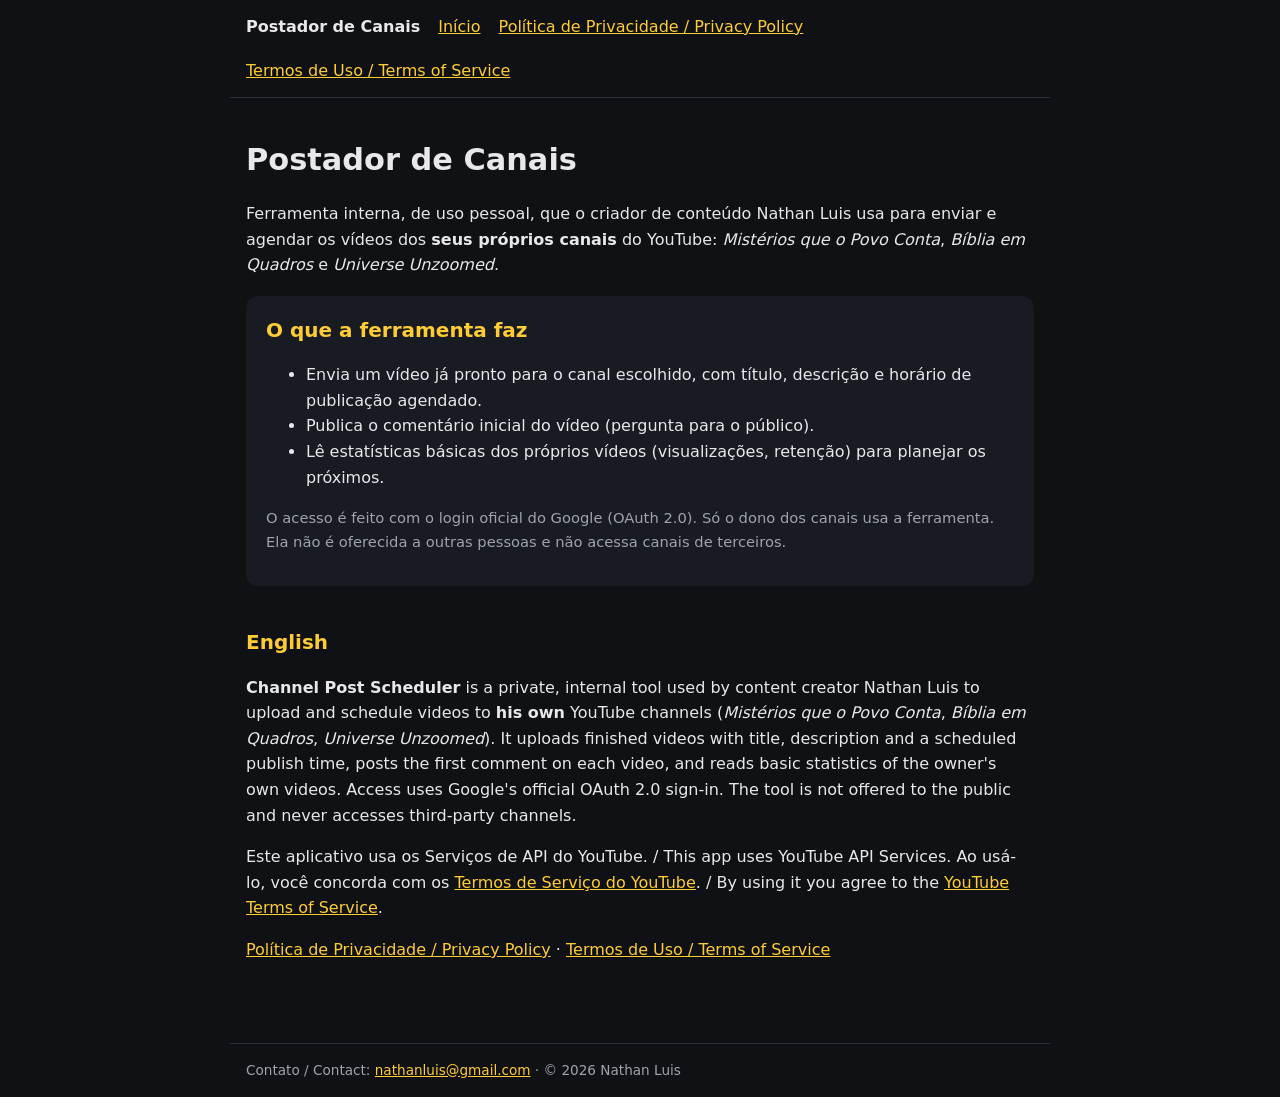
<file: index.html>
<!doctype html>
<html lang="pt-BR">
<head>
<meta charset="utf-8">
<meta name="viewport" content="width=device-width, initial-scale=1">
<title>Postador de Canais</title>
<link rel="stylesheet" href="style.css">
</head>
<body>
<nav><strong>Postador de Canais</strong><a href="index.html">Início</a><a href="privacy.html">Política de Privacidade / Privacy Policy</a><a href="terms.html">Termos de Uso / Terms of Service</a></nav>
<main>
<h1>Postador de Canais</h1>
<p>Ferramenta interna, de uso pessoal, que o criador de conteúdo Nathan Luis usa para enviar e agendar os vídeos dos <strong>seus próprios canais</strong> do YouTube: <em>Mistérios que o Povo Conta</em>, <em>Bíblia em Quadros</em> e <em>Universe Unzoomed</em>.</p>

<div class="card">
<h2 style="margin-top:0">O que a ferramenta faz</h2>
<ul>
<li>Envia um vídeo já pronto para o canal escolhido, com título, descrição e horário de publicação agendado.</li>
<li>Publica o comentário inicial do vídeo (pergunta para o público).</li>
<li>Lê estatísticas básicas dos próprios vídeos (visualizações, retenção) para planejar os próximos.</li>
</ul>
<p class="mut">O acesso é feito com o login oficial do Google (OAuth 2.0). Só o dono dos canais usa a ferramenta. Ela não é oferecida a outras pessoas e não acessa canais de terceiros.</p>
</div>

<h2>English</h2>
<p><strong>Channel Post Scheduler</strong> is a private, internal tool used by content creator Nathan Luis to upload and schedule videos to <strong>his own</strong> YouTube channels (<em>Mistérios que o Povo Conta</em>, <em>Bíblia em Quadros</em>, <em>Universe Unzoomed</em>). It uploads finished videos with title, description and a scheduled publish time, posts the first comment on each video, and reads basic statistics of the owner's own videos. Access uses Google's official OAuth 2.0 sign-in. The tool is not offered to the public and never accesses third-party channels.</p>

<p>Este aplicativo usa os Serviços de API do YouTube. / This app uses YouTube API Services. Ao usá-lo, você concorda com os <a href="https://www.youtube.com/t/terms">Termos de Serviço do YouTube</a>. / By using it you agree to the <a href="https://www.youtube.com/t/terms">YouTube Terms of Service</a>.</p>

<p><a href="privacy.html">Política de Privacidade / Privacy Policy</a> · <a href="terms.html">Termos de Uso / Terms of Service</a></p>
</main>
<footer>Contato / Contact: <a href="mailto:nathanluis@gmail.com">nathanluis@gmail.com</a> · © 2026 Nathan Luis</footer>
</body>
</html>
</file>
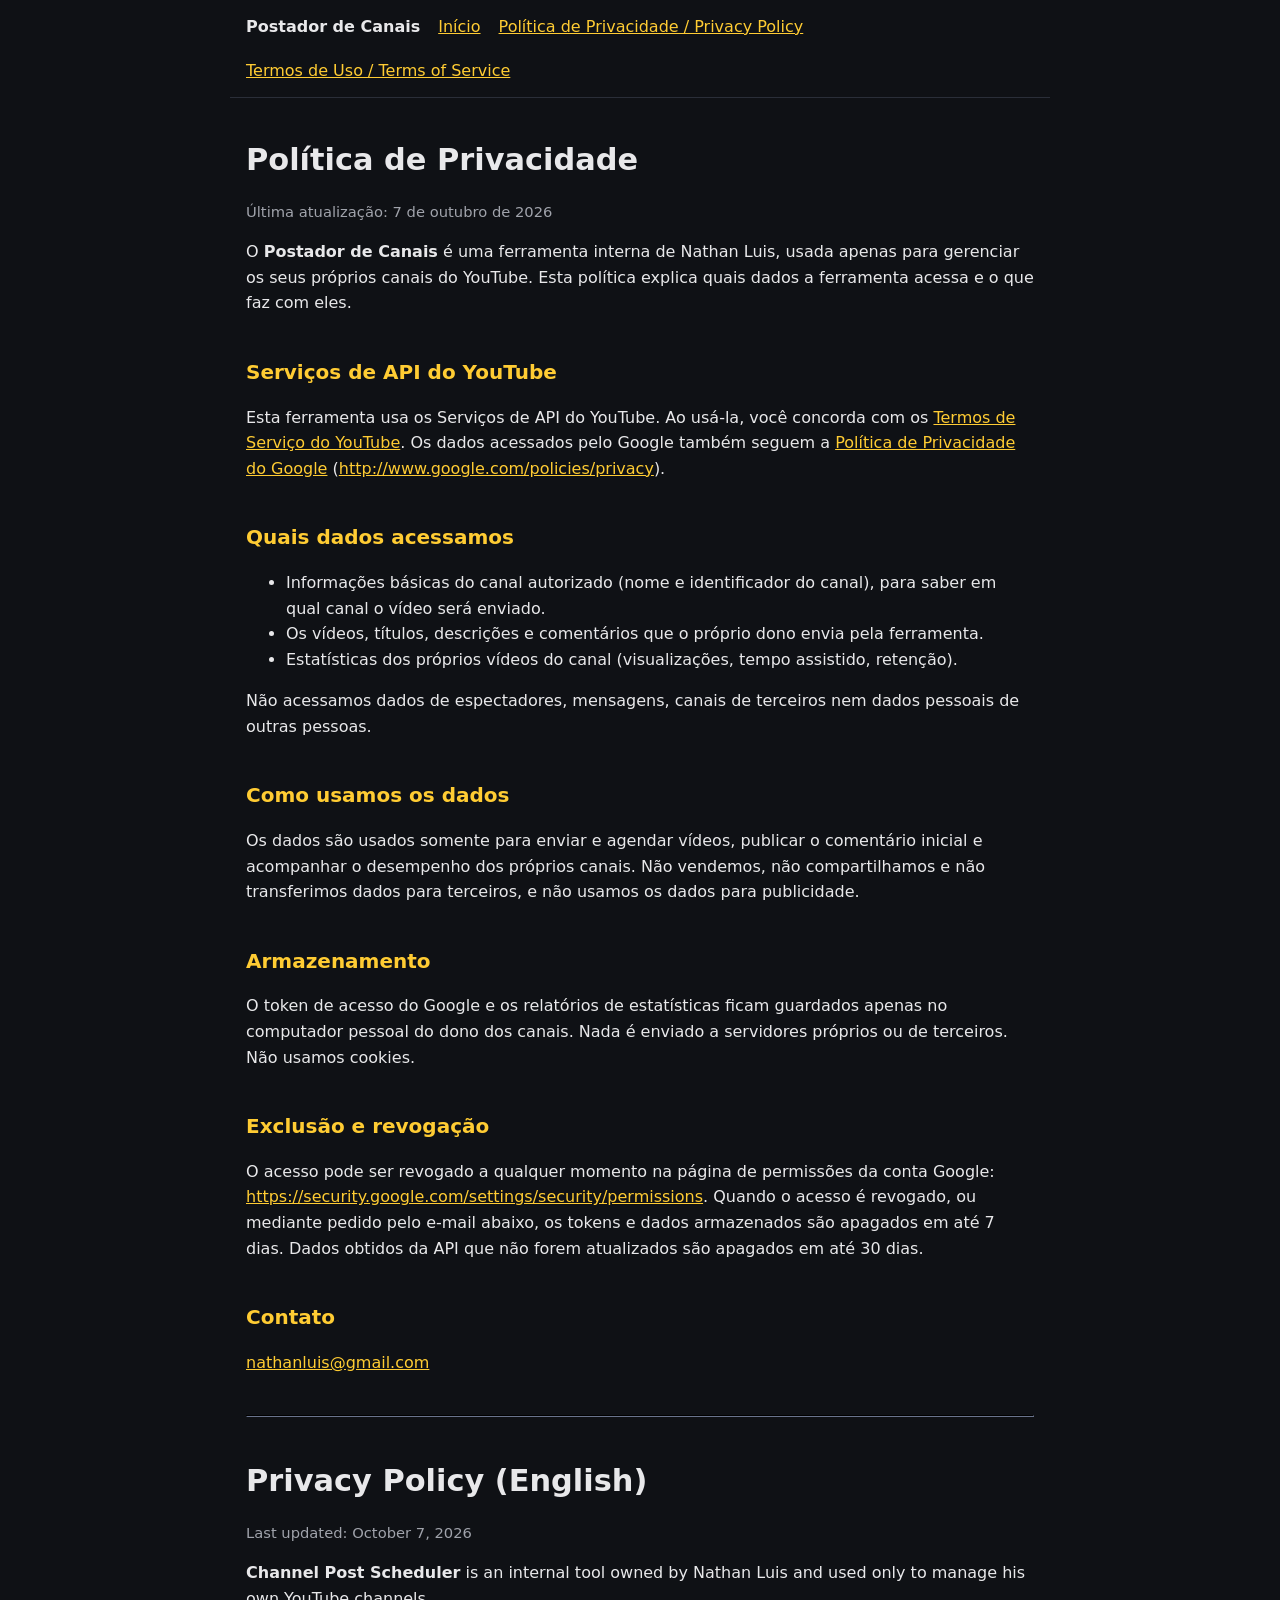
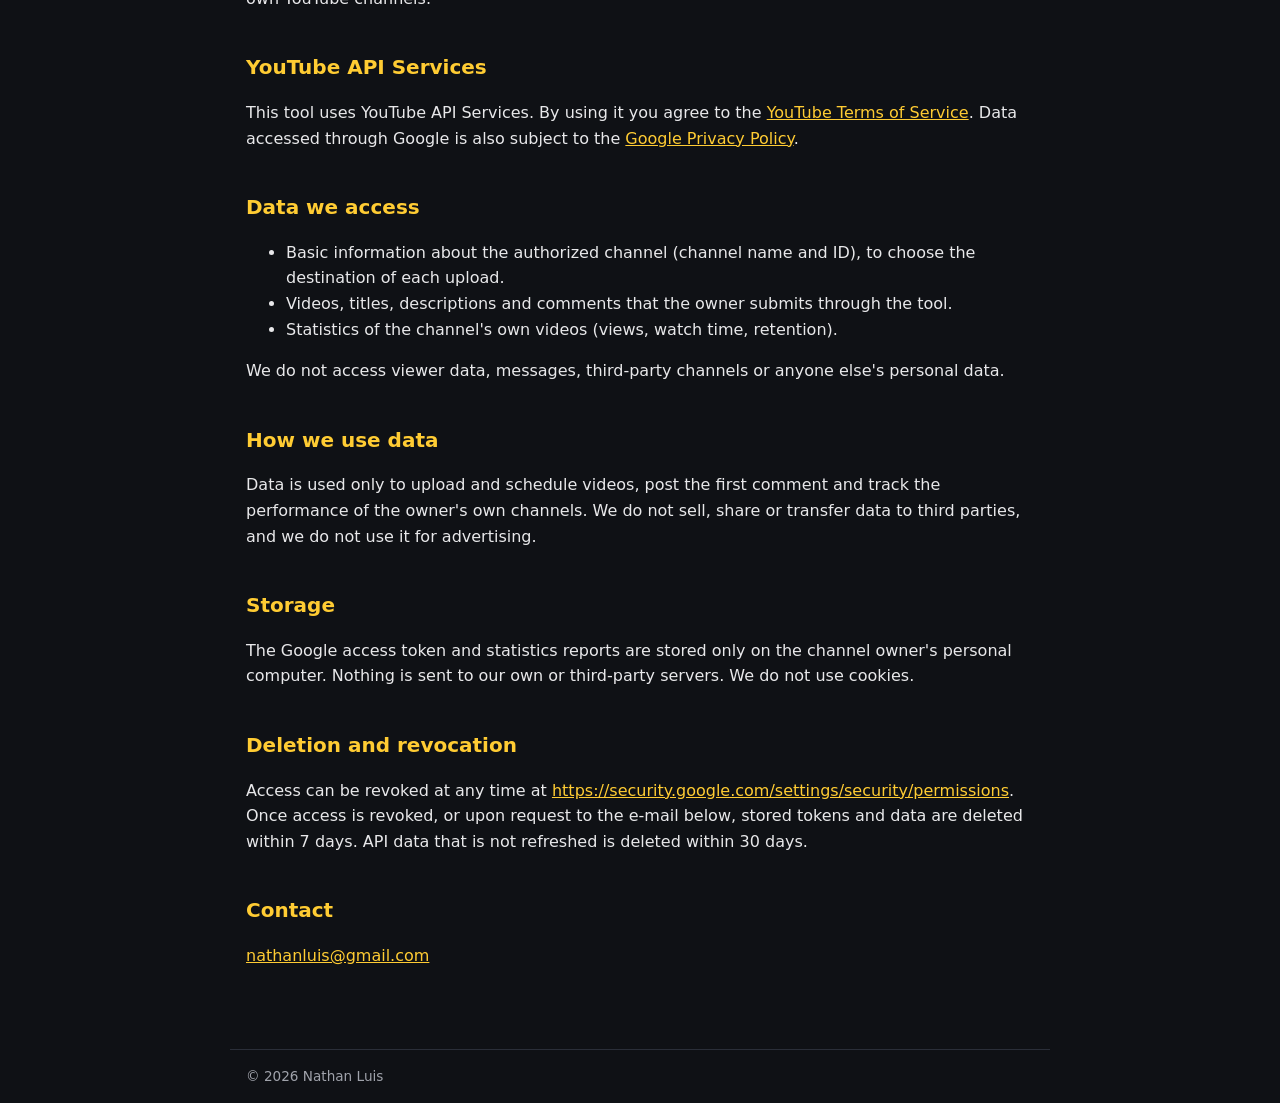
<file: privacy.html>
<!doctype html>
<html lang="pt-BR">
<head>
<meta charset="utf-8">
<meta name="viewport" content="width=device-width, initial-scale=1">
<title>Política de Privacidade</title>
<link rel="stylesheet" href="style.css">
</head>
<body>
<nav><strong>Postador de Canais</strong><a href="index.html">Início</a><a href="privacy.html">Política de Privacidade / Privacy Policy</a><a href="terms.html">Termos de Uso / Terms of Service</a></nav>
<main>
<h1>Política de Privacidade</h1>
<p class="mut">Última atualização: 7 de outubro de 2026</p>

<p>O <strong>Postador de Canais</strong> é uma ferramenta interna de Nathan Luis, usada apenas para gerenciar os seus próprios canais do YouTube. Esta política explica quais dados a ferramenta acessa e o que faz com eles.</p>

<h2>Serviços de API do YouTube</h2>
<p>Esta ferramenta usa os Serviços de API do YouTube. Ao usá-la, você concorda com os <a href="https://www.youtube.com/t/terms">Termos de Serviço do YouTube</a>. Os dados acessados pelo Google também seguem a <a href="https://policies.google.com/privacy">Política de Privacidade do Google</a> (<a href="http://www.google.com/policies/privacy">http://www.google.com/policies/privacy</a>).</p>

<h2>Quais dados acessamos</h2>
<ul>
<li>Informações básicas do canal autorizado (nome e identificador do canal), para saber em qual canal o vídeo será enviado.</li>
<li>Os vídeos, títulos, descrições e comentários que o próprio dono envia pela ferramenta.</li>
<li>Estatísticas dos próprios vídeos do canal (visualizações, tempo assistido, retenção).</li>
</ul>
<p>Não acessamos dados de espectadores, mensagens, canais de terceiros nem dados pessoais de outras pessoas.</p>

<h2>Como usamos os dados</h2>
<p>Os dados são usados somente para enviar e agendar vídeos, publicar o comentário inicial e acompanhar o desempenho dos próprios canais. Não vendemos, não compartilhamos e não transferimos dados para terceiros, e não usamos os dados para publicidade.</p>

<h2>Armazenamento</h2>
<p>O token de acesso do Google e os relatórios de estatísticas ficam guardados apenas no computador pessoal do dono dos canais. Nada é enviado a servidores próprios ou de terceiros. Não usamos cookies.</p>

<h2>Exclusão e revogação</h2>
<p>O acesso pode ser revogado a qualquer momento na página de permissões da conta Google: <a href="https://security.google.com/settings/security/permissions">https://security.google.com/settings/security/permissions</a>. Quando o acesso é revogado, ou mediante pedido pelo e-mail abaixo, os tokens e dados armazenados são apagados em até 7 dias. Dados obtidos da API que não forem atualizados são apagados em até 30 dias.</p>

<h2>Contato</h2>
<p><a href="mailto:nathanluis@gmail.com">nathanluis@gmail.com</a></p>

<hr style="border-color:#2a2e38;margin:40px 0">

<h1>Privacy Policy (English)</h1>
<p class="mut">Last updated: October 7, 2026</p>
<p><strong>Channel Post Scheduler</strong> is an internal tool owned by Nathan Luis and used only to manage his own YouTube channels.</p>

<h2>YouTube API Services</h2>
<p>This tool uses YouTube API Services. By using it you agree to the <a href="https://www.youtube.com/t/terms">YouTube Terms of Service</a>. Data accessed through Google is also subject to the <a href="http://www.google.com/policies/privacy">Google Privacy Policy</a>.</p>

<h2>Data we access</h2>
<ul>
<li>Basic information about the authorized channel (channel name and ID), to choose the destination of each upload.</li>
<li>Videos, titles, descriptions and comments that the owner submits through the tool.</li>
<li>Statistics of the channel's own videos (views, watch time, retention).</li>
</ul>
<p>We do not access viewer data, messages, third-party channels or anyone else's personal data.</p>

<h2>How we use data</h2>
<p>Data is used only to upload and schedule videos, post the first comment and track the performance of the owner's own channels. We do not sell, share or transfer data to third parties, and we do not use it for advertising.</p>

<h2>Storage</h2>
<p>The Google access token and statistics reports are stored only on the channel owner's personal computer. Nothing is sent to our own or third-party servers. We do not use cookies.</p>

<h2>Deletion and revocation</h2>
<p>Access can be revoked at any time at <a href="https://security.google.com/settings/security/permissions">https://security.google.com/settings/security/permissions</a>. Once access is revoked, or upon request to the e-mail below, stored tokens and data are deleted within 7 days. API data that is not refreshed is deleted within 30 days.</p>

<h2>Contact</h2>
<p><a href="mailto:nathanluis@gmail.com">nathanluis@gmail.com</a></p>
</main>
<footer>© 2026 Nathan Luis</footer>
</body>
</html>
</file>
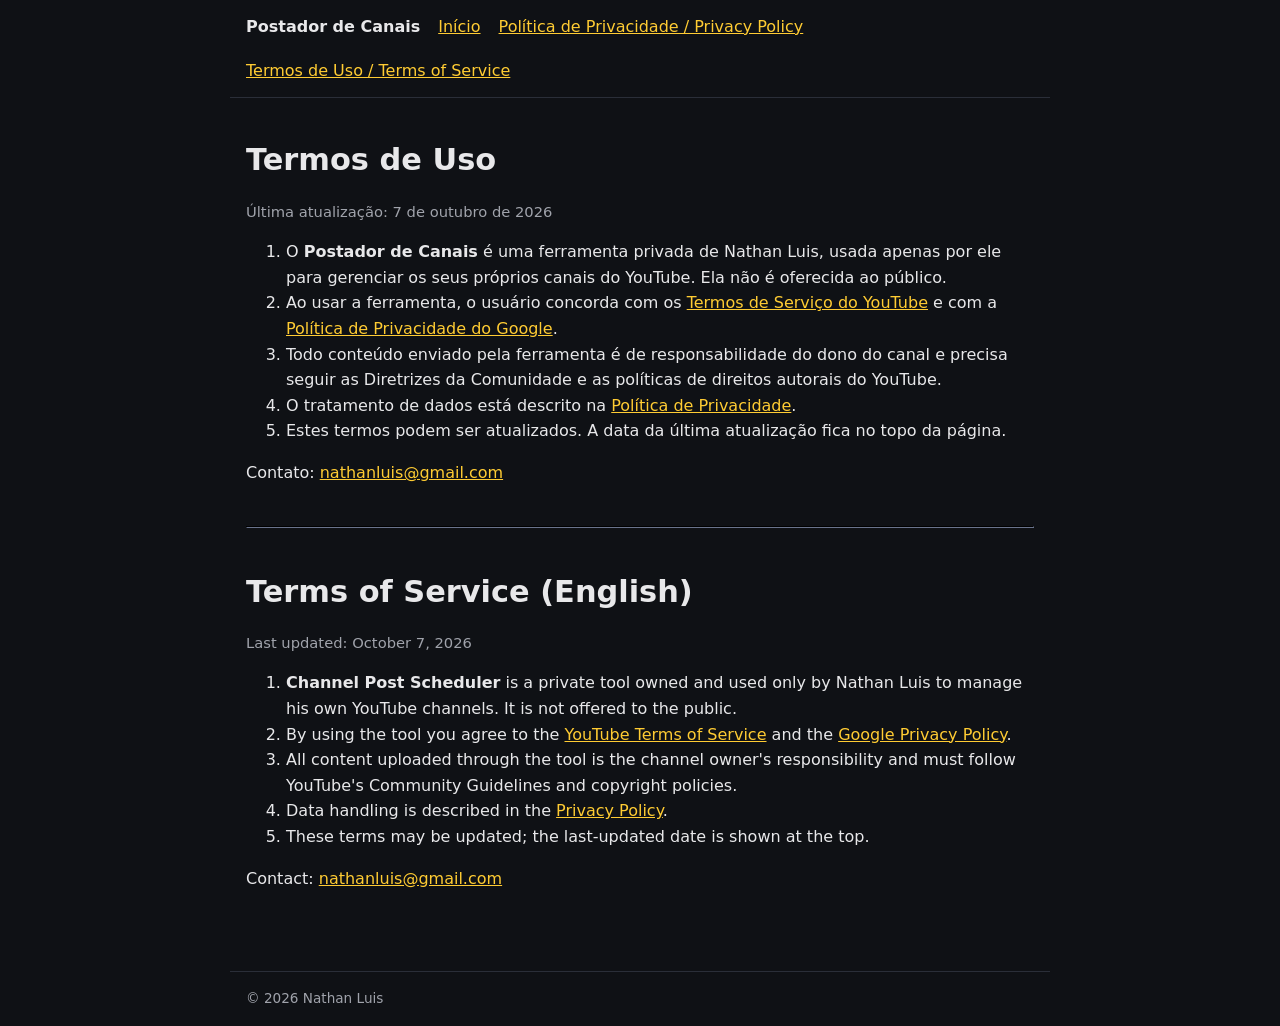
<file: terms.html>
<!doctype html>
<html lang="pt-BR">
<head>
<meta charset="utf-8">
<meta name="viewport" content="width=device-width, initial-scale=1">
<title>Termos de Uso</title>
<link rel="stylesheet" href="style.css">
</head>
<body>
<nav><strong>Postador de Canais</strong><a href="index.html">Início</a><a href="privacy.html">Política de Privacidade / Privacy Policy</a><a href="terms.html">Termos de Uso / Terms of Service</a></nav>
<main>
<h1>Termos de Uso</h1>
<p class="mut">Última atualização: 7 de outubro de 2026</p>
<ol>
<li>O <strong>Postador de Canais</strong> é uma ferramenta privada de Nathan Luis, usada apenas por ele para gerenciar os seus próprios canais do YouTube. Ela não é oferecida ao público.</li>
<li>Ao usar a ferramenta, o usuário concorda com os <a href="https://www.youtube.com/t/terms">Termos de Serviço do YouTube</a> e com a <a href="http://www.google.com/policies/privacy">Política de Privacidade do Google</a>.</li>
<li>Todo conteúdo enviado pela ferramenta é de responsabilidade do dono do canal e precisa seguir as Diretrizes da Comunidade e as políticas de direitos autorais do YouTube.</li>
<li>O tratamento de dados está descrito na <a href="privacy.html">Política de Privacidade</a>.</li>
<li>Estes termos podem ser atualizados. A data da última atualização fica no topo da página.</li>
</ol>
<p>Contato: <a href="mailto:nathanluis@gmail.com">nathanluis@gmail.com</a></p>

<hr style="border-color:#2a2e38;margin:40px 0">

<h1>Terms of Service (English)</h1>
<p class="mut">Last updated: October 7, 2026</p>
<ol>
<li><strong>Channel Post Scheduler</strong> is a private tool owned and used only by Nathan Luis to manage his own YouTube channels. It is not offered to the public.</li>
<li>By using the tool you agree to the <a href="https://www.youtube.com/t/terms">YouTube Terms of Service</a> and the <a href="http://www.google.com/policies/privacy">Google Privacy Policy</a>.</li>
<li>All content uploaded through the tool is the channel owner's responsibility and must follow YouTube's Community Guidelines and copyright policies.</li>
<li>Data handling is described in the <a href="privacy.html">Privacy Policy</a>.</li>
<li>These terms may be updated; the last-updated date is shown at the top.</li>
</ol>
<p>Contact: <a href="mailto:nathanluis@gmail.com">nathanluis@gmail.com</a></p>
</main>
<footer>© 2026 Nathan Luis</footer>
</body>
</html>
</file>
<file: style.css>
:root{--bg:#0f1115;--fg:#e8e8ea;--mut:#a0a3ab;--acc:#ffcc33;--card:#181b22}
*{box-sizing:border-box}body{margin:0;font-family:system-ui,-apple-system,Segoe UI,Roboto,sans-serif;background:var(--bg);color:var(--fg);line-height:1.6}
main{max-width:820px;margin:0 auto;padding:32px 16px 64px}h1{font-size:1.9rem;margin:.2em 0}h2{font-size:1.25rem;margin-top:2em;color:var(--acc)}
a{color:var(--acc)}nav{display:flex;gap:18px;flex-wrap:wrap;padding:14px 16px;border-bottom:1px solid #2a2e38;max-width:820px;margin:0 auto}
.card{background:var(--card);border-radius:12px;padding:18px 20px;margin:18px 0}.mut{color:var(--mut);font-size:.92rem}footer{max-width:820px;margin:0 auto;padding:16px;color:var(--mut);font-size:.85rem;border-top:1px solid #2a2e38}
</file>
